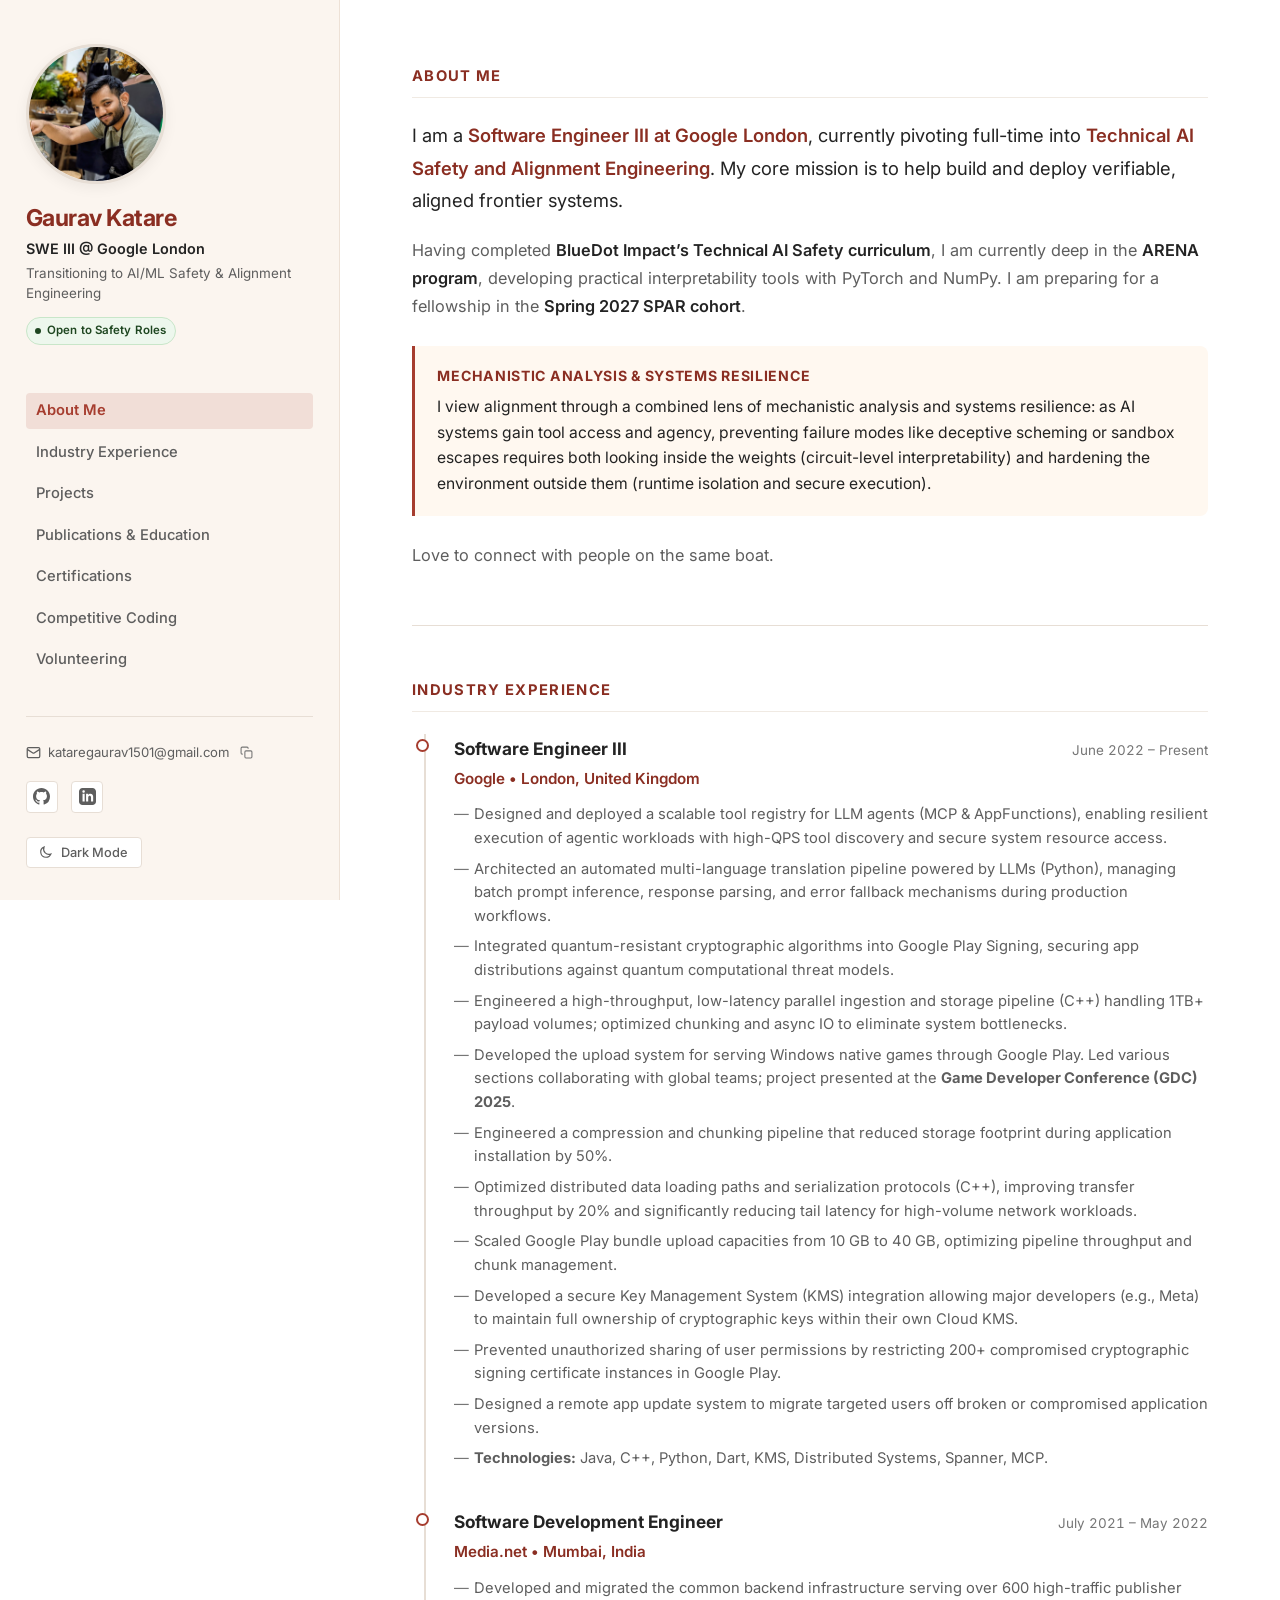
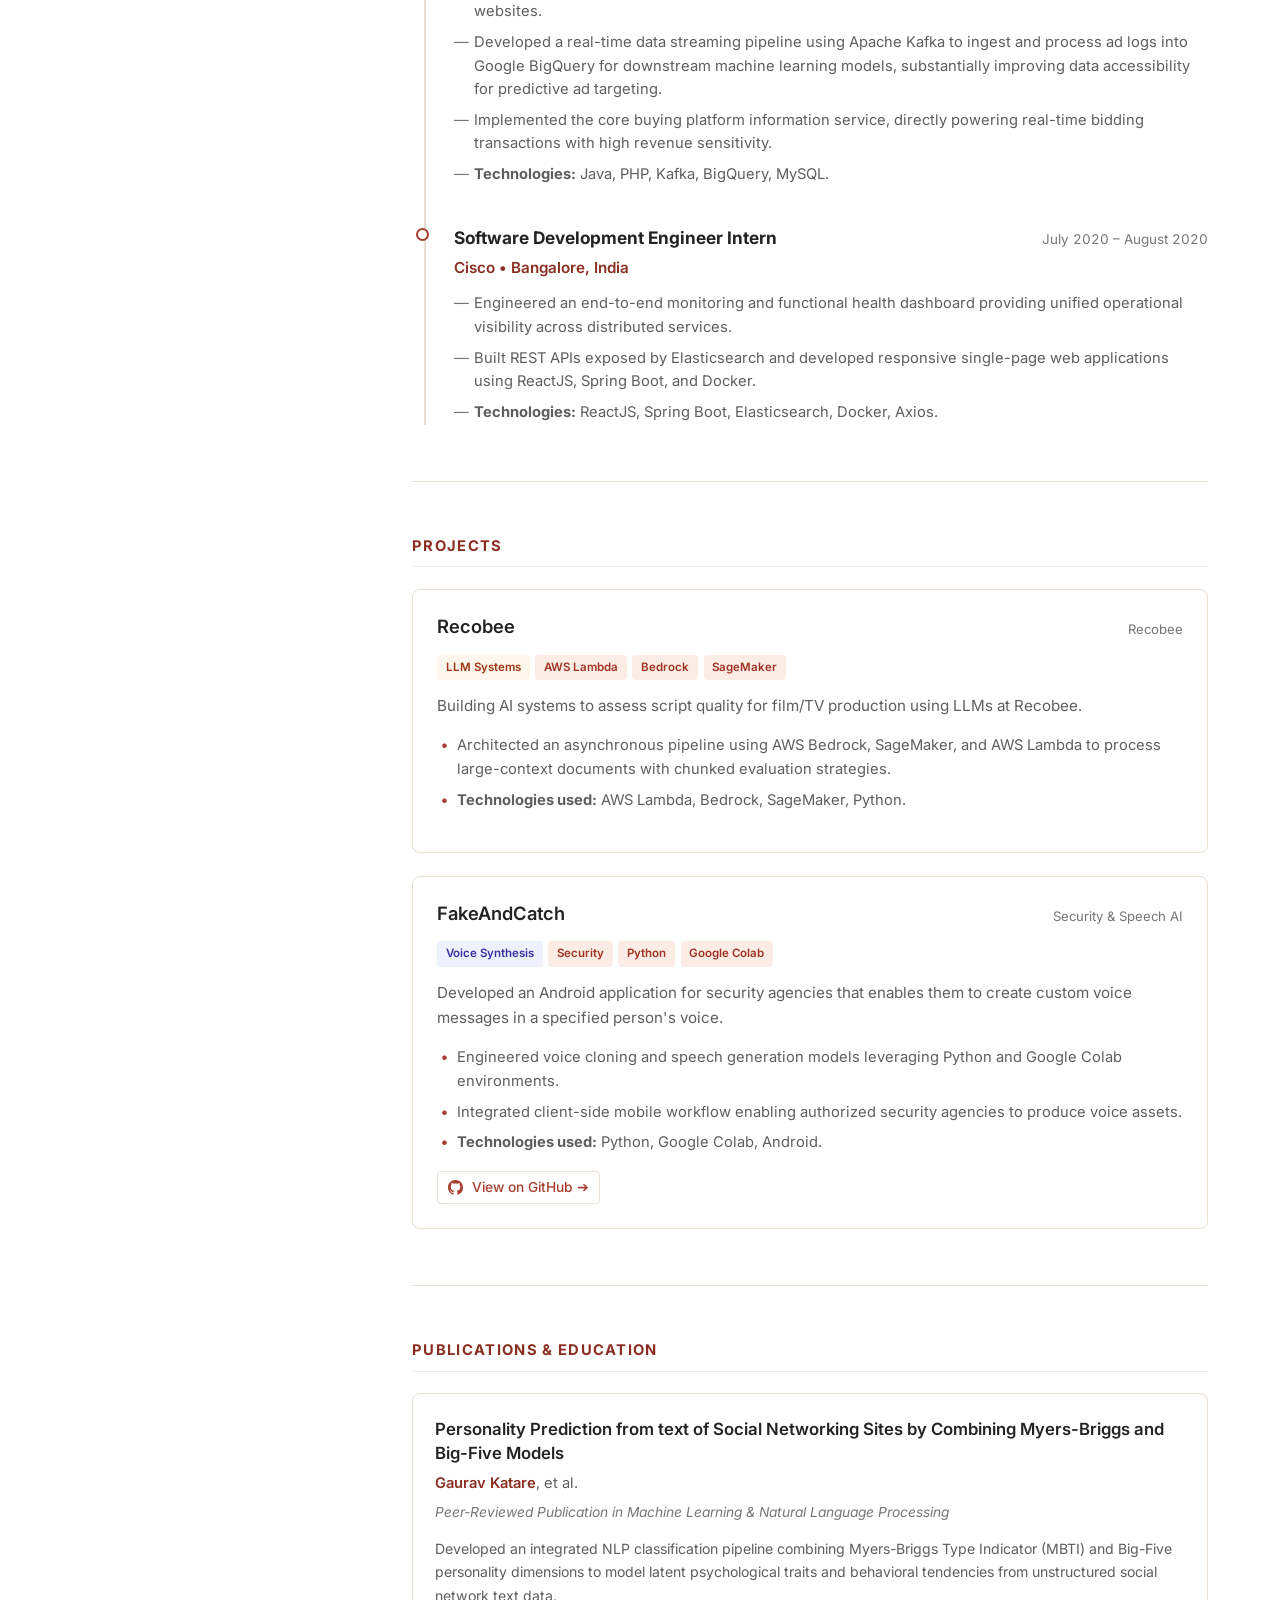
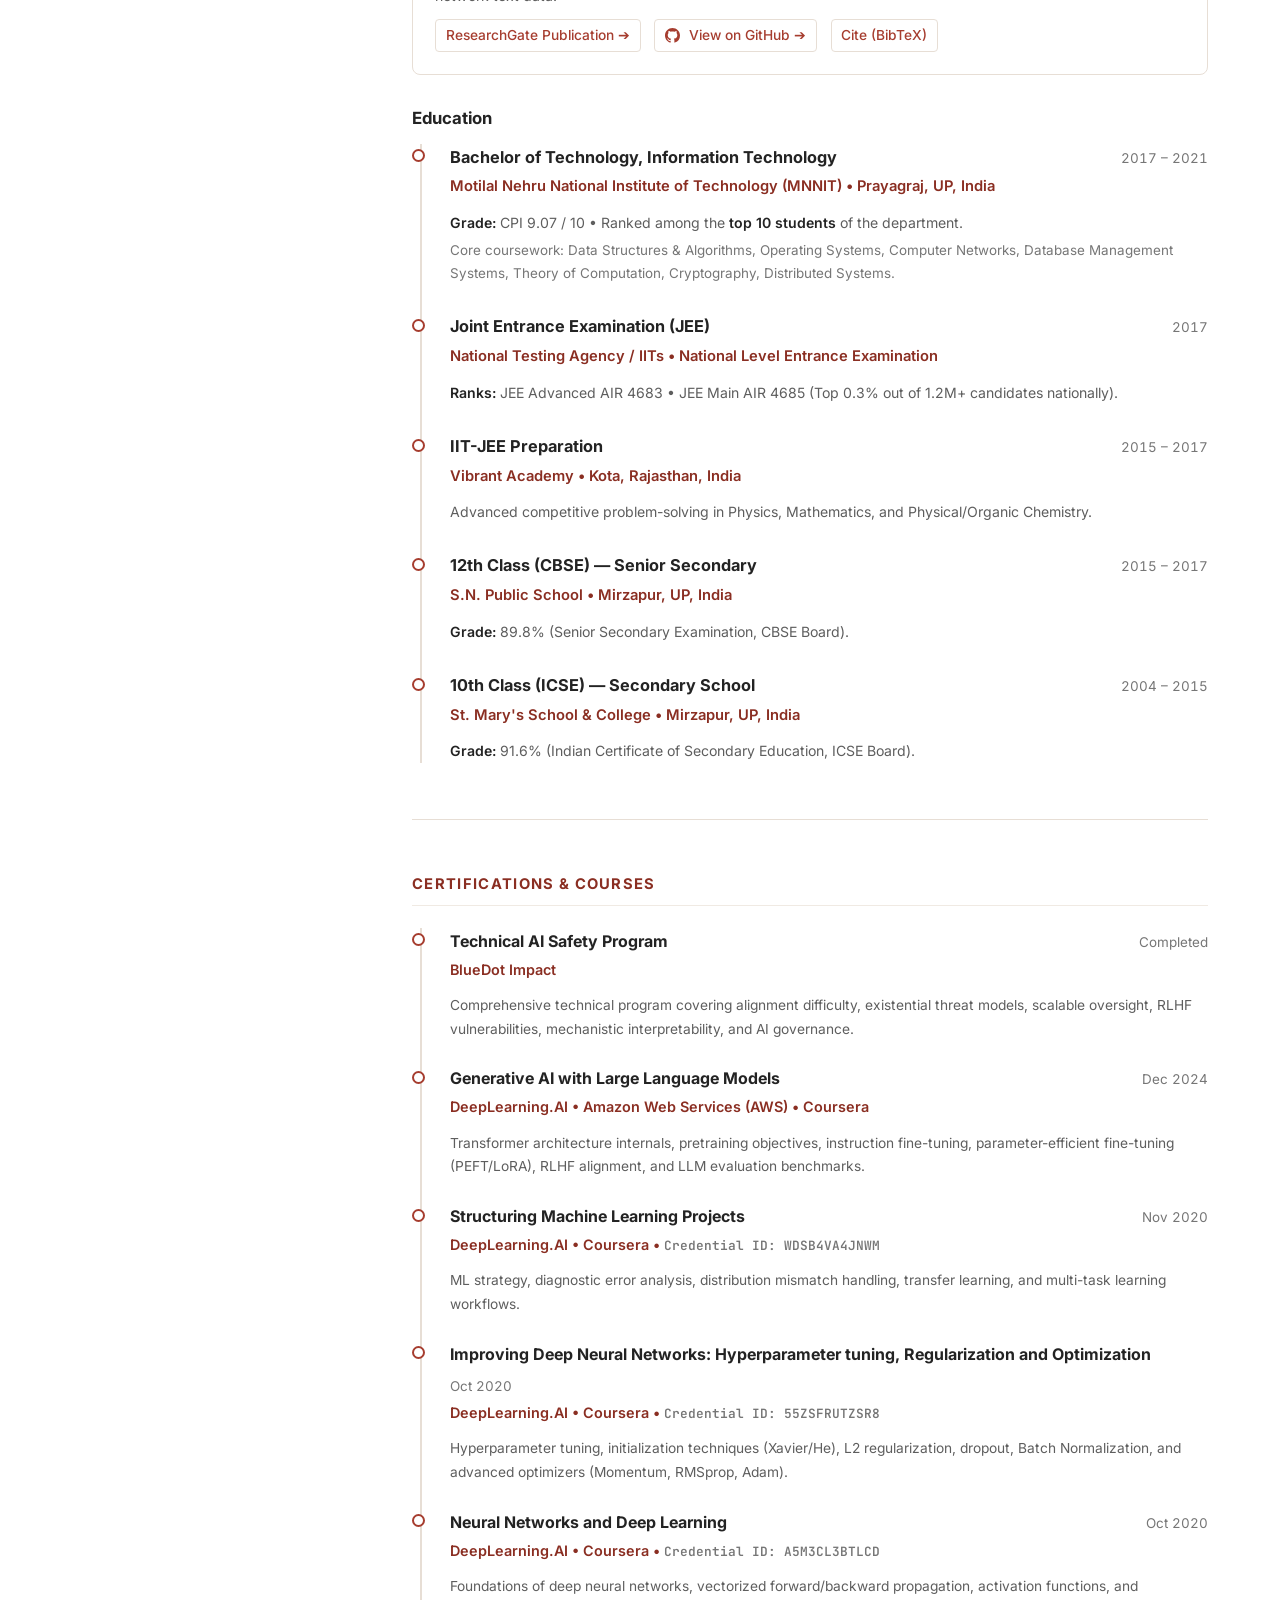
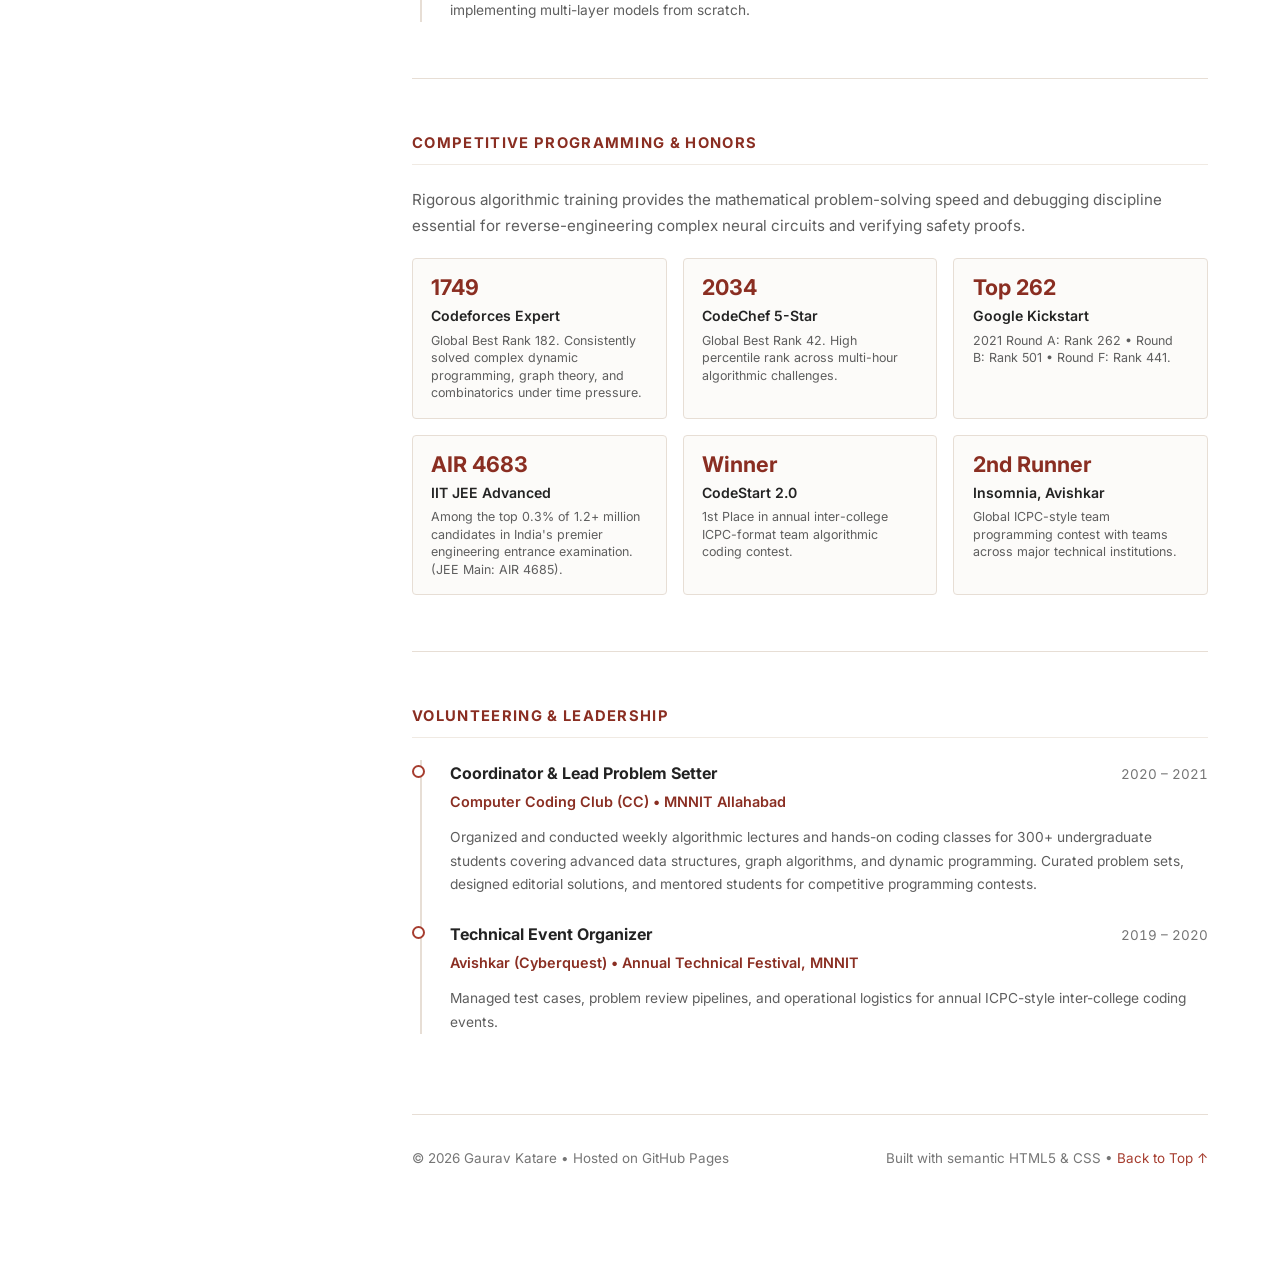
<file: index.html>
<!DOCTYPE html>
<html lang="en">
<head>
  <meta charset="UTF-8">
  <meta name="viewport" content="width=device-width, initial-scale=1.0">
  <title>Gaurav Katare | AI Safety & Alignment Engineer</title>
  <meta name="description" content="Gaurav Katare - Software Engineer III at Google London transitioning to Technical AI Safety & Alignment. Focused on mechanistic interpretability, agent tool sandboxing (MCP), and safety infrastructure.">
  <meta name="keywords" content="Gaurav Katare, AI Safety, Machine Learning Safety, Mechanistic Interpretability, ARENA, BlueDot Impact, Google, SWE III, Model Context Protocol, Alignment, Transformer Circuits">
  <meta name="author" content="Gaurav Katare">

  <!-- Open Graph / Meta -->
  <meta property="og:type" content="website">
  <meta property="og:url" content="https://gauravkatare.github.io/">
  <meta property="og:title" content="Gaurav Katare | AI Safety & Alignment Engineer">
  <meta property="og:description" content="Software Engineer III at Google London transitioning to Technical AI Safety. Bridging hardened systems engineering, cryptography, and transformer interpretability.">
  <meta property="og:image" content="assets/images/profile.jpg">

  <link rel="icon" type="image/svg+xml" href="assets/images/favicon.svg">
  
  <!-- Typography -->
  <link rel="preconnect" href="https://fonts.googleapis.com">
  <link rel="preconnect" href="https://fonts.gstatic.com" crossorigin>
  <link href="https://fonts.googleapis.com/css2?family=Inter:wght@400;500;600;700;800&family=JetBrains+Mono:wght@400;500;600&display=swap" rel="stylesheet">
  
  <!-- Stylesheets -->
  <link rel="stylesheet" href="assets/css/style.css">
</head>
<body>

  <div class="layout">
    <!-- ==========================================
         SIDEBAR (Fixed on Desktop, Stacked on Mobile)
         ========================================== -->
    <aside class="sidebar" id="sidebar">
      <div class="profile-section">
        <div class="headshot">
          <img src="assets/images/profile.jpg" 
               onerror="this.onerror=null; this.src='assets/images/avatar.svg';" 
               alt="Gaurav Katare Headshot">
        </div>

        <h1 class="profile-name">Gaurav Katare</h1>
        <div class="profile-title">SWE III @ Google London</div>
        <div class="profile-subtitle">Transitioning to AI/ML Safety &amp; Alignment Engineering</div>

        <div class="profile-badges">
          <span class="badge-pill status">Open to Safety Roles</span>
        </div>
      </div>

      <!-- Navigation Links -->
      <nav aria-label="Sidebar Navigation">
        <ul class="sidebar-nav">
          <li><a href="#about" class="active">About Me</a></li>
          <li><a href="#experience">Industry Experience</a></li>
          <li><a href="#projects">Projects</a></li>
          <li><a href="#publications">Publications &amp; Education</a></li>
          <li><a href="#certifications">Certifications</a></li>
          <li><a href="#honors">Competitive Coding</a></li>
          <li><a href="#volunteer">Volunteering</a></li>
        </ul>
      </nav>

      <!-- Sidebar Contacts & Socials -->
      <div class="sidebar-contacts">
        <div class="email-box">
          <svg width="15" height="15" viewBox="0 0 24 24" fill="none" stroke="currentColor" stroke-width="2"><rect x="2" y="4" width="20" height="16" rx="2"/><path d="m22 7-8.97 5.7a1.94 1.94 0 0 1-2.06 0L2 7"/></svg>
          <a href="mailto:kataregaurav1501@gmail.com">kataregaurav1501@gmail.com</a>
          <button class="copy-btn" id="copy-email-btn" title="Copy Email">
            <svg width="13" height="13" viewBox="0 0 24 24" fill="none" stroke="currentColor" stroke-width="2"><rect x="9" y="9" width="13" height="13" rx="2" ry="2"/><path d="M5 15H4a2 2 0 0 1-2-2V4a2 2 0 0 1 2-2h9a2 2 0 0 1 2 2v1"/></svg>
          </button>
        </div>

        <div class="social-links">
          <!-- GitHub -->
          <a href="https://github.com/GauravKatare" target="_blank" rel="noopener noreferrer" title="GitHub - @GauravKatare">
            <svg viewBox="0 0 24 24" fill="currentColor"><path d="M12 0C5.37 0 0 5.37 0 12c0 5.31 3.435 9.795 8.205 11.385.6.105.825-.255.825-.57 0-.285-.015-1.23-.015-2.235-3.015.555-3.795-.735-4.035-1.41-.135-.345-.72-1.41-1.23-1.695-.42-.225-1.02-.78-.015-.795.945-.015 1.62.87 1.845 1.23 1.08 1.815 2.805 1.305 3.495.99.105-.78.42-1.305.765-1.605-2.67-.3-5.46-1.335-5.46-5.925 0-1.305.465-2.385 1.23-3.225-.12-.3-.54-1.53.12-3.18 0 0 1.005-.315 3.3 1.23.96-.27 1.98-.405 3-.405s2.04.135 3 .405c2.295-1.56 3.3-1.23 3.3-1.23.66 1.65.24 2.88.12 3.18.765.84 1.23 1.905 1.23 3.225 0 4.605-2.805 5.625-5.475 5.925.435.375.81 1.095.81 2.22 0 1.605-.015 2.895-.015 3.3 0 .315.225.69.825.57A12.02 12.02 0 0 0 24 12c0-6.63-5.37-12-12-12z"/></svg>
          </a>
          <!-- LinkedIn -->
          <a href="https://www.linkedin.com/in/gaurav2000" target="_blank" rel="noopener noreferrer" title="LinkedIn - @gaurav2000">
            <svg viewBox="0 0 24 24" fill="currentColor"><path d="M19 0h-14c-2.761 0-5 2.239-5 5v14c0 2.761 2.239 5 5 5h14c2.762 0 5-2.239 5-5v-14c0-2.761-2.238-5-5-5zm-11 19h-3v-11h3v11zm-1.5-12.268c-.966 0-1.75-.79-1.75-1.764s.784-1.764 1.75-1.764 1.75.79 1.75 1.764-.783 1.764-1.75 1.764zm13.5 12.268h-3v-5.604c0-3.368-4-3.113-4 0v5.604h-3v-11h3v1.765c1.396-2.586 7-2.777 7 2.476v6.759z"/></svg>
          </a>
        </div>

        <!-- Theme Toggle -->
        <button class="theme-toggle" id="theme-toggle" aria-label="Toggle Theme">
          <svg class="theme-icon" viewBox="0 0 24 24" fill="none"><path d="M20.354 15.354A9 9 0 018.646 3.646 9.003 9.003 0 0012 21a9.003 9.003 0 008.354-5.646z" stroke="currentColor" stroke-width="2" stroke-linecap="round"/></svg>
          <span class="theme-label">Dark Mode</span>
        </button>
      </div>
    </aside>

    <!-- ==========================================
         MAIN CONTENT AREA
         ========================================== -->
    <main class="main">
      <div class="content-inner">

        <!-- ── SECTION: ABOUT ME ── -->
        <section id="about">
          <div class="section-header">
            <h2>About Me</h2>
          </div>

          <p class="lead-intro">
            I am a <strong>Software Engineer III at Google London</strong>, currently pivoting full-time into <strong>Technical AI Safety and Alignment Engineering</strong>. My core mission is to help build and deploy verifiable, aligned frontier systems.
          </p>

          <p class="body-text">
            Having completed <strong>BlueDot Impact’s Technical AI Safety curriculum</strong>, I am currently deep in the <strong>ARENA program</strong>, developing practical interpretability tools with PyTorch and NumPy. I am preparing for a fellowship in the <strong>Spring 2027 SPAR cohort</strong>.
          </p>

          <div class="mission-callout">
            <h4>Mechanistic Analysis &amp; Systems Resilience</h4>
            I view alignment through a combined lens of mechanistic analysis and systems resilience: as AI systems gain tool access and agency, preventing failure modes like deceptive scheming or sandbox escapes requires both looking inside the weights (circuit-level interpretability) and hardening the environment outside them (runtime isolation and secure execution).
          </div>

          <p class="body-text">
            Love to connect with people on the same boat.
          </p>
        </section>

        <hr>

        <!-- ── SECTION: INDUSTRY EXPERIENCE ── -->
        <section id="experience">
          <div class="section-header">
            <h2>Industry Experience</h2>
          </div>

          <div class="timeline">
            <!-- Google -->
            <div class="timeline-item">
              <div class="timeline-marker"></div>
              <div class="timeline-role-row">
                <span class="timeline-role">Software Engineer III</span>
                <span class="timeline-date">June 2022 – Present</span>
              </div>
              <div class="timeline-company">Google &bull; London, United Kingdom</div>
              <ul class="timeline-bullets">
                <li>Designed and deployed a scalable tool registry for LLM agents (MCP &amp; AppFunctions), enabling resilient execution of agentic workloads with high-QPS tool discovery and secure system resource access.</li>
                <li>Architected an automated multi-language translation pipeline powered by LLMs (Python), managing batch prompt inference, response parsing, and error fallback mechanisms during production workflows.</li>
                <li>Integrated quantum-resistant cryptographic algorithms into Google Play Signing, securing app distributions against quantum computational threat models.</li>
                <li>Engineered a high-throughput, low-latency parallel ingestion and storage pipeline (C++) handling 1TB+ payload volumes; optimized chunking and async IO to eliminate system bottlenecks.</li>
                <li>Developed the upload system for serving Windows native games through Google Play. Led various sections collaborating with global teams; project presented at the <strong>Game Developer Conference (GDC) 2025</strong>.</li>
                <li>Engineered a compression and chunking pipeline that reduced storage footprint during application installation by 50%.</li>
                <li>Optimized distributed data loading paths and serialization protocols (C++), improving transfer throughput by 20% and significantly reducing tail latency for high-volume network workloads.</li>
                <li>Scaled Google Play bundle upload capacities from 10 GB to 40 GB, optimizing pipeline throughput and chunk management.</li>
                <li>Developed a secure Key Management System (KMS) integration allowing major developers (e.g., Meta) to maintain full ownership of cryptographic keys within their own Cloud KMS.</li>
                <li>Prevented unauthorized sharing of user permissions by restricting 200+ compromised cryptographic signing certificate instances in Google Play.</li>
                <li>Designed a remote app update system to migrate targeted users off broken or compromised application versions.</li>
                <li><strong>Technologies:</strong> Java, C++, Python, Dart, KMS, Distributed Systems, Spanner, MCP.</li>
              </ul>
            </div>

            <!-- Media.net -->
            <div class="timeline-item">
              <div class="timeline-marker"></div>
              <div class="timeline-role-row">
                <span class="timeline-role">Software Development Engineer</span>
                <span class="timeline-date">July 2021 – May 2022</span>
              </div>
              <div class="timeline-company">Media.net &bull; Mumbai, India</div>
              <ul class="timeline-bullets">
                <li>Developed and migrated the common backend infrastructure serving over 600 high-traffic publisher websites.</li>
                <li>Developed a real-time data streaming pipeline using Apache Kafka to ingest and process ad logs into Google BigQuery for downstream machine learning models, substantially improving data accessibility for predictive ad targeting.</li>
                <li>Implemented the core buying platform information service, directly powering real-time bidding transactions with high revenue sensitivity.</li>
                <li><strong>Technologies:</strong> Java, PHP, Kafka, BigQuery, MySQL.</li>
              </ul>
            </div>

            <!-- Cisco -->
            <div class="timeline-item">
              <div class="timeline-marker"></div>
              <div class="timeline-role-row">
                <span class="timeline-role">Software Development Engineer Intern</span>
                <span class="timeline-date">July 2020 – August 2020</span>
              </div>
              <div class="timeline-company">Cisco &bull; Bangalore, India</div>
              <ul class="timeline-bullets">
                <li>Engineered an end-to-end monitoring and functional health dashboard providing unified operational visibility across distributed services.</li>
                <li>Built REST APIs exposed by Elasticsearch and developed responsive single-page web applications using ReactJS, Spring Boot, and Docker.</li>
                <li><strong>Technologies:</strong> ReactJS, Spring Boot, Elasticsearch, Docker, Axios.</li>
              </ul>
            </div>
          </div>
        </section>

        <hr>

        <!-- ── SECTION: PROJECTS ── -->
        <section id="projects">
          <div class="section-header">
            <h2>Projects</h2>
          </div>

          <!-- Recobee AI Script Evaluation -->
          <article class="project-card">
            <div class="project-meta">
              <h3 class="project-title">Recobee</h3>
              <span class="project-date">Recobee</span>
            </div>
            <div class="project-badges">
              <span class="tag evals">LLM Systems</span>
              <span class="tag">AWS Lambda</span>
              <span class="tag">Bedrock</span>
              <span class="tag">SageMaker</span>
            </div>
            <p class="project-desc">
              Building AI systems to assess script quality for film/TV production using LLMs at Recobee.
            </p>
            <ul class="project-bullets">
              <li>Architected an asynchronous pipeline using AWS Bedrock, SageMaker, and AWS Lambda to process large-context documents with chunked evaluation strategies.</li>
              <li><strong>Technologies used:</strong> AWS Lambda, Bedrock, SageMaker, Python.</li>
            </ul>
          </article>

          <!-- FakeAndCatch Project -->
          <article class="project-card">
            <div class="project-meta">
              <h3 class="project-title">FakeAndCatch</h3>
              <span class="project-date">Security &amp; Speech AI</span>
            </div>
            <div class="project-badges">
              <span class="tag systems">Voice Synthesis</span>
              <span class="tag">Security</span>
              <span class="tag">Python</span>
              <span class="tag">Google Colab</span>
            </div>
            <p class="project-desc">
              Developed an Android application for security agencies that enables them to create custom voice messages in a specified person's voice.
            </p>
            <ul class="project-bullets">
              <li>Engineered voice cloning and speech generation models leveraging Python and Google Colab environments.</li>
              <li>Integrated client-side mobile workflow enabling authorized security agencies to produce voice assets.</li>
              <li><strong>Technologies used:</strong> Python, Google Colab, Android.</li>
            </ul>
            <div class="project-links">
              <a href="https://github.com/GauravKatare/FakeAndCatch" target="_blank" rel="noopener noreferrer" class="project-link-btn">
                <svg width="15" height="15" viewBox="0 0 24 24" fill="currentColor" style="vertical-align:middle; margin-right:4px;"><path d="M12 0C5.37 0 0 5.37 0 12c0 5.31 3.435 9.795 8.205 11.385.6.105.825-.255.825-.57 0-.285-.015-1.23-.015-2.235-3.015.555-3.795-.735-4.035-1.41-.135-.345-.72-1.41-1.23-1.695-.42-.225-1.02-.78-.015-.795.945-.015 1.62.87 1.845 1.23 1.08 1.815 2.805 1.305 3.495.99.105-.78.42-1.305.765-1.605-2.67-.3-5.46-1.335-5.46-5.925 0-1.305.465-2.385 1.23-3.225-.12-.3-.54-1.53.12-3.18 0 0 1.005-.315 3.3 1.23.96-.27 1.98-.405 3-.405s2.04.135 3 .405c2.295-1.56 3.3-1.23 3.3-1.23.66 1.65.24 2.88.12 3.18.765.84 1.23 1.905 1.23 3.225 0 4.605-2.805 5.625-5.475 5.925.435.375.81 1.095.81 2.22 0 1.605-.015 2.895-.015 3.3 0 .315.225.69.825.57A12.02 12.02 0 0 0 24 12c0-6.63-5.37-12-12-12z"/></svg>
                View on GitHub ➔
              </a>
            </div>
          </article>
        </section>

        <hr>

        <!-- ── SECTION: PUBLICATIONS & ACADEMICS ── -->
        <section id="publications">
          <div class="section-header">
            <h2>Publications &amp; Education</h2>
          </div>

          <!-- Publication Card -->
          <article class="pub-item">
            <h3 class="pub-title">Personality Prediction from text of Social Networking Sites by Combining Myers-Briggs and Big-Five Models</h3>
            <div class="pub-authors">
              <strong>Gaurav Katare</strong>, et al.
            </div>
            <div class="pub-venue">
              Peer-Reviewed Publication in Machine Learning &amp; Natural Language Processing
            </div>
            <p class="project-desc" style="font-size:0.88rem; margin-bottom:0.75rem;">
              Developed an integrated NLP classification pipeline combining Myers-Briggs Type Indicator (MBTI) and Big-Five personality dimensions to model latent psychological traits and behavioral tendencies from unstructured social network text data.
            </p>
            <div class="project-links">
              <a href="https://www.researchgate.net/publication/365027312_Personality_Prediction_from_Text_of_Social_Networking_Sites_by_Combining_Myers-Briggs_and_Big_Five_Models" target="_blank" rel="noopener noreferrer" class="project-link-btn">
                ResearchGate Publication ➔
              </a>
              <a href="https://github.com/GauravKatare/PersonalityPrediction" target="_blank" rel="noopener noreferrer" class="project-link-btn">
                <svg width="15" height="15" viewBox="0 0 24 24" fill="currentColor" style="vertical-align:middle; margin-right:4px;"><path d="M12 0C5.37 0 0 5.37 0 12c0 5.31 3.435 9.795 8.205 11.385.6.105.825-.255.825-.57 0-.285-.015-1.23-.015-2.235-3.015.555-3.795-.735-4.035-1.41-.135-.345-.72-1.41-1.23-1.695-.42-.225-1.02-.78-.015-.795.945-.015 1.62.87 1.845 1.23 1.08 1.815 2.805 1.305 3.495.99.105-.78.42-1.305.765-1.605-2.67-.3-5.46-1.335-5.46-5.925 0-1.305.465-2.385 1.23-3.225-.12-.3-.54-1.53.12-3.18 0 0 1.005-.315 3.3 1.23.96-.27 1.98-.405 3-.405s2.04.135 3 .405c2.295-1.56 3.3-1.23 3.3-1.23.66 1.65.24 2.88.12 3.18.765.84 1.23 1.905 1.23 3.225 0 4.605-2.805 5.625-5.475 5.925.435.375.81 1.095.81 2.22 0 1.605-.015 2.895-.015 3.3 0 .315.225.69.825.57A12.02 12.02 0 0 0 24 12c0-6.63-5.37-12-12-12z"/></svg>
                View on GitHub ➔
              </a>
              <a href="#" class="project-link-btn" data-open-bibtex>Cite (BibTeX)</a>
            </div>
          </article>

          <!-- Education Card -->
          <div style="margin-top:2rem;">
            <h3 style="font-size:1.05rem; font-weight:700; color:var(--text); margin-bottom:0.8rem;">Education</h3>

            <div class="timeline" style="margin-left:0.5rem;">
              <!-- 1. MNNIT -->
              <div class="timeline-item" style="margin-bottom:1.75rem;">
                <div class="timeline-marker"></div>
                <div class="timeline-role-row">
                  <span class="timeline-role" style="font-size:1.02rem;">Bachelor of Technology, Information Technology</span>
                  <span class="timeline-date">2017 – 2021</span>
                </div>
                <div class="timeline-company" style="font-size:0.92rem;">
                  Motilal Nehru National Institute of Technology (MNNIT) &bull; Prayagraj, UP, India
                </div>
                <p class="body-text" style="font-size:0.88rem; margin-bottom:0.25rem;">
                  <strong>Grade:</strong> CPI 9.07 / 10 &bull; Ranked among the <strong>top 10 students</strong> of the department.
                </p>
                <p class="body-text" style="font-size:0.84rem; color:var(--text-light); margin-bottom:0;">
                  Core coursework: Data Structures &amp; Algorithms, Operating Systems, Computer Networks, Database Management Systems, Theory of Computation, Cryptography, Distributed Systems.
                </p>
              </div>

              <!-- 2. Joint Entrance Examination (JEE) -->
              <div class="timeline-item" style="margin-bottom:1.75rem;">
                <div class="timeline-marker"></div>
                <div class="timeline-role-row">
                  <span class="timeline-role" style="font-size:1.02rem;">Joint Entrance Examination (JEE)</span>
                  <span class="timeline-date">2017</span>
                </div>
                <div class="timeline-company" style="font-size:0.92rem;">
                  National Testing Agency / IITs &bull; National Level Entrance Examination
                </div>
                <p class="body-text" style="font-size:0.88rem; margin-bottom:0;">
                  <strong>Ranks:</strong> JEE Advanced AIR 4683 &bull; JEE Main AIR 4685 (Top 0.3% out of 1.2M+ candidates nationally).
                </p>
              </div>

              <!-- 3. Vibrant Academy -->
              <div class="timeline-item" style="margin-bottom:1.75rem;">
                <div class="timeline-marker"></div>
                <div class="timeline-role-row">
                  <span class="timeline-role" style="font-size:1.02rem;">IIT-JEE Preparation</span>
                  <span class="timeline-date">2015 – 2017</span>
                </div>
                <div class="timeline-company" style="font-size:0.92rem;">
                  Vibrant Academy &bull; Kota, Rajasthan, India
                </div>
                <p class="body-text" style="font-size:0.88rem; margin-bottom:0;">
                  Advanced competitive problem-solving in Physics, Mathematics, and Physical/Organic Chemistry.
                </p>
              </div>

              <!-- 4. S.N. Public School -->
              <div class="timeline-item" style="margin-bottom:1.75rem;">
                <div class="timeline-marker"></div>
                <div class="timeline-role-row">
                  <span class="timeline-role" style="font-size:1.02rem;">12th Class (CBSE) — Senior Secondary</span>
                  <span class="timeline-date">2015 – 2017</span>
                </div>
                <div class="timeline-company" style="font-size:0.92rem;">
                  S.N. Public School &bull; Mirzapur, UP, India
                </div>
                <p class="body-text" style="font-size:0.88rem; margin-bottom:0;">
                  <strong>Grade:</strong> 89.8% (Senior Secondary Examination, CBSE Board).
                </p>
              </div>

              <!-- 5. St. Mary's School & College -->
              <div class="timeline-item">
                <div class="timeline-marker"></div>
                <div class="timeline-role-row">
                  <span class="timeline-role" style="font-size:1.02rem;">10th Class (ICSE) — Secondary School</span>
                  <span class="timeline-date">2004 – 2015</span>
                </div>
                <div class="timeline-company" style="font-size:0.92rem;">
                  St. Mary's School &amp; College &bull; Mirzapur, UP, India
                </div>
                <p class="body-text" style="font-size:0.88rem; margin-bottom:0;">
                  <strong>Grade:</strong> 91.6% (Indian Certificate of Secondary Education, ICSE Board).
                </p>
              </div>
            </div>
          </div>
        </section>

        <hr>

        <!-- ── SECTION: CERTIFICATIONS ── -->
        <section id="certifications">
          <div class="section-header">
            <h2>Certifications &amp; Courses</h2>
          </div>

          <div class="timeline" style="margin-left:0.5rem;">
            <!-- BlueDot Impact AI Safety -->
            <div class="timeline-item" style="margin-bottom:1.5rem;">
              <div class="timeline-marker"></div>
              <div class="timeline-role-row">
                <span class="timeline-role" style="font-size:1rem;">Technical AI Safety Program</span>
                <span class="timeline-date">Completed</span>
              </div>
              <div class="timeline-company" style="font-size:0.9rem;">
                BlueDot Impact
              </div>
              <p class="body-text" style="font-size:0.86rem; margin-bottom:0;">
                Comprehensive technical program covering alignment difficulty, existential threat models, scalable oversight, RLHF vulnerabilities, mechanistic interpretability, and AI governance.
              </p>
            </div>

            <!-- Generative AI with Large Language Models -->
            <div class="timeline-item" style="margin-bottom:1.5rem;">
              <div class="timeline-marker"></div>
              <div class="timeline-role-row">
                <span class="timeline-role" style="font-size:1rem;">Generative AI with Large Language Models</span>
                <span class="timeline-date">Dec 2024</span>
              </div>
              <div class="timeline-company" style="font-size:0.9rem;">
                DeepLearning.AI &bull; Amazon Web Services (AWS) &bull; Coursera
              </div>
              <p class="body-text" style="font-size:0.86rem; margin-bottom:0;">
                Transformer architecture internals, pretraining objectives, instruction fine-tuning, parameter-efficient fine-tuning (PEFT/LoRA), RLHF alignment, and LLM evaluation benchmarks.
              </p>
            </div>

            <!-- Structuring Machine Learning Projects -->
            <div class="timeline-item" style="margin-bottom:1.5rem;">
              <div class="timeline-marker"></div>
              <div class="timeline-role-row">
                <span class="timeline-role" style="font-size:1rem;">Structuring Machine Learning Projects</span>
                <span class="timeline-date">Nov 2020</span>
              </div>
              <div class="timeline-company" style="font-size:0.9rem;">
                DeepLearning.AI &bull; Coursera &bull; <span style="font-family:var(--font-mono); font-size:0.8rem; color:var(--text-light);">Credential ID: WDSB4VA4JNWM</span>
              </div>
              <p class="body-text" style="font-size:0.86rem; margin-bottom:0;">
                ML strategy, diagnostic error analysis, distribution mismatch handling, transfer learning, and multi-task learning workflows.
              </p>
            </div>

            <!-- Improving Deep Neural Networks -->
            <div class="timeline-item" style="margin-bottom:1.5rem;">
              <div class="timeline-marker"></div>
              <div class="timeline-role-row">
                <span class="timeline-role" style="font-size:1rem;">Improving Deep Neural Networks: Hyperparameter tuning, Regularization and Optimization</span>
                <span class="timeline-date">Oct 2020</span>
              </div>
              <div class="timeline-company" style="font-size:0.9rem;">
                DeepLearning.AI &bull; Coursera &bull; <span style="font-family:var(--font-mono); font-size:0.8rem; color:var(--text-light);">Credential ID: 55ZSFRUTZSR8</span>
              </div>
              <p class="body-text" style="font-size:0.86rem; margin-bottom:0;">
                Hyperparameter tuning, initialization techniques (Xavier/He), L2 regularization, dropout, Batch Normalization, and advanced optimizers (Momentum, RMSprop, Adam).
              </p>
            </div>

            <!-- Neural Networks and Deep Learning -->
            <div class="timeline-item">
              <div class="timeline-marker"></div>
              <div class="timeline-role-row">
                <span class="timeline-role" style="font-size:1rem;">Neural Networks and Deep Learning</span>
                <span class="timeline-date">Oct 2020</span>
              </div>
              <div class="timeline-company" style="font-size:0.9rem;">
                DeepLearning.AI &bull; Coursera &bull; <span style="font-family:var(--font-mono); font-size:0.8rem; color:var(--text-light);">Credential ID: A5M3CL3BTLCD</span>
              </div>
              <p class="body-text" style="font-size:0.86rem; margin-bottom:0;">
                Foundations of deep neural networks, vectorized forward/backward propagation, activation functions, and implementing multi-layer models from scratch.
              </p>
            </div>
          </div>
        </section>

        <hr>

        <!-- ── SECTION: COMPETITIVE RIGOR & HONORS ── -->
        <section id="honors">
          <div class="section-header">
            <h2>Competitive Programming &amp; Honors</h2>
          </div>

          <p class="body-text" style="font-size:0.95rem;">
            Rigorous algorithmic training provides the mathematical problem-solving speed and debugging discipline essential for reverse-engineering complex neural circuits and verifying safety proofs.
          </p>

          <div class="honors-grid">
            <div class="honor-card">
              <div class="honor-stat">1749</div>
              <div class="honor-title">Codeforces Expert</div>
              <div class="honor-desc">Global Best Rank 182. Consistently solved complex dynamic programming, graph theory, and combinatorics under time pressure.</div>
            </div>

            <div class="honor-card">
              <div class="honor-stat">2034</div>
              <div class="honor-title">CodeChef 5-Star</div>
              <div class="honor-desc">Global Best Rank 42. High percentile rank across multi-hour algorithmic challenges.</div>
            </div>

            <div class="honor-card">
              <div class="honor-stat">Top 262</div>
              <div class="honor-title">Google Kickstart</div>
              <div class="honor-desc">2021 Round A: Rank 262 &bull; Round B: Rank 501 &bull; Round F: Rank 441.</div>
            </div>

            <div class="honor-card">
              <div class="honor-stat">AIR 4683</div>
              <div class="honor-title">IIT JEE Advanced</div>
              <div class="honor-desc">Among the top 0.3% of 1.2+ million candidates in India's premier engineering entrance examination. (JEE Main: AIR 4685).</div>
            </div>

            <div class="honor-card">
              <div class="honor-stat">Winner</div>
              <div class="honor-title">CodeStart 2.0</div>
              <div class="honor-desc">1st Place in annual inter-college ICPC-format team algorithmic coding contest.</div>
            </div>

            <div class="honor-card">
              <div class="honor-stat">2nd Runner</div>
              <div class="honor-title">Insomnia, Avishkar</div>
              <div class="honor-desc">Global ICPC-style team programming contest with teams across major technical institutions.</div>
            </div>
          </div>
        </section>

        <hr>

        <!-- ── SECTION: VOLUNTEERING ── -->
        <section id="volunteer">
          <div class="section-header">
            <h2>Volunteering &amp; Leadership</h2>
          </div>

          <div class="timeline" style="margin-left:0.5rem;">
            <!-- Computer Coding Club Coordinator -->
            <div class="timeline-item" style="margin-bottom:1.5rem;">
              <div class="timeline-marker"></div>
              <div class="timeline-role-row">
                <span class="timeline-role" style="font-size:1rem;">Coordinator &amp; Lead Problem Setter</span>
                <span class="timeline-date">2020 – 2021</span>
              </div>
              <div class="timeline-company" style="font-size:0.9rem;">
                Computer Coding Club (CC) &bull; MNNIT Allahabad
              </div>
              <p class="body-text" style="font-size:0.86rem; margin-bottom:0;">
                Organized and conducted weekly algorithmic lectures and hands-on coding classes for 300+ undergraduate students covering advanced data structures, graph algorithms, and dynamic programming. Curated problem sets, designed editorial solutions, and mentored students for competitive programming contests.
              </p>
            </div>

            <!-- Avishkar Technical Event Organizer -->
            <div class="timeline-item">
              <div class="timeline-marker"></div>
              <div class="timeline-role-row">
                <span class="timeline-role" style="font-size:1rem;">Technical Event Organizer</span>
                <span class="timeline-date">2019 – 2020</span>
              </div>
              <div class="timeline-company" style="font-size:0.9rem;">
                Avishkar (Cyberquest) &bull; Annual Technical Festival, MNNIT
              </div>
              <p class="body-text" style="font-size:0.86rem; margin-bottom:0;">
                Managed test cases, problem review pipelines, and operational logistics for annual ICPC-style inter-college coding events.
              </p>
            </div>
          </div>
        </section>

        <!-- ── FOOTER ── -->
        <footer>
          <div>
            &copy; 2026 Gaurav Katare &bull; Hosted on GitHub Pages
          </div>
          <div>
            Built with semantic HTML5 &amp; CSS &bull; <a href="#about">Back to Top ↑</a>
          </div>
        </footer>

      </div>
    </main>
  </div>

  <!-- ==========================================
       BIBTEX CITATION MODAL
       ========================================== -->
  <div class="modal-overlay" id="bibtex-modal">
    <div class="modal-content">
      <button class="modal-close" aria-label="Close modal">&times;</button>
      <h3 style="font-size:1.1rem; font-weight:700; margin-bottom:0.5rem; color:var(--text);">Cite Publication</h3>
      <p style="font-size:0.85rem; color:var(--text-muted); margin-bottom:1rem;">Copy the BibTeX entry below to cite this paper in your academic research:</p>
      
      <pre class="bibtex-code">@article{katare_personality_prediction,
  author    = {Gaurav Katare and collaborators},
  title     = {Personality Prediction from text of Social Networking Sites by Combining Myers-Briggs and Big-Five Models},
  year      = {2021},
  journal   = {Peer-Reviewed Proceedings in Natural Language Processing},
  url       = {https://www.researchgate.net/publication/365027312_Personality_Prediction_from_Text_of_Social_Networking_Sites_by_Combining_Myers-Briggs_and_Big_Five_Models}
}</pre>
      
      <div style="display:flex; justify-content:flex-end; gap:0.6rem;">
        <button class="project-link-btn" id="copy-bibtex-btn">Copy to Clipboard</button>
      </div>
    </div>
  </div>

  <!-- Scripts -->
  <script src="assets/js/main.js"></script>
</body>
</html>
</file>
<file: assets/css/style.css>
/* ==========================================================================
   GAURAV KATARE - PERSONAL WEBSITE STYLESHEET
   Clean Academic + Modern AI Safety Engineering Portfolio
   Inspired by sukratii.github.io with rich interactive safety extensions
   ========================================================================== */

:root {
  --font-sans: 'Inter', -apple-system, BlinkMacSystemFont, "Segoe UI", Roboto, Helvetica, Arial, sans-serif;
  --font-mono: "JetBrains Mono", "Fira Code", Menlo, Monaco, Consolas, monospace;
  
  /* Color Palette - Warm Academic Rust / Terracotta (Light Theme) */
  --bg: #ffffff;
  --bg-subtle: #fcfbf9;
  --text: #232323;
  --text-muted: #5e5e5e;
  --text-light: #767676;
  --link: #a63d2f;
  --link-hover: #c44738;
  --heading: #8a2e22;
  --border: #e7ded5;
  --border-light: #f0eae3;
  --tag-bg: #fbede6;
  --tag-text: #9e3223;
  --tag-border: #f3d4c7;
  --sidebar-bg: #fbf5ef;
  --sidebar-border: #ede1d6;
  --card-bg: #ffffff;
  --card-border: #e8ded4;
  --card-hover-border: #d4b5a3;
  --code-bg: #f5ede6;
  --code-text: #83271c;
  --highlight-bg: #fff8f0;
  --success-bg: #edf7ed;
  --success-text: #1e4620;
  --success-border: #c8e6c9;
  
  /* Layout Dimensions */
  --sidebar-w: 340px;
  --content-max-w: 860px;
  --radius-sm: 4px;
  --radius-md: 8px;
  --radius-lg: 12px;
  --radius-full: 9999px;
  --transition: all 0.2s cubic-bezier(0.16, 1, 0.3, 1);
}

[data-theme="dark"] {
  --bg: #141312;
  --bg-subtle: #1b1917;
  --text: #e9e2db;
  --text-muted: #aba094;
  --text-light: #8a7f74;
  --link: #e27d62;
  --link-hover: #f39b83;
  --heading: #ed846a;
  --border: #2d2926;
  --border-light: #24201d;
  --tag-bg: #2e1c15;
  --tag-text: #f0957d;
  --tag-border: #4d2f24;
  --sidebar-bg: #1b1816;
  --sidebar-border: #292420;
  --card-bg: #1c1a18;
  --card-border: #332d28;
  --card-hover-border: #52443a;
  --code-bg: #27221e;
  --code-text: #f4a28d;
  --highlight-bg: #241c17;
  --success-bg: #132817;
  --success-text: #81c784;
  --success-border: #1b4d24;
}

/* Reset & Base */
*, *::before, *::after {
  box-sizing: border-box;
  margin: 0;
  padding: 0;
}

html {
  scroll-behavior: smooth;
  font-size: 16px;
  text-size-adjust: 100%;
}

body {
  font-family: var(--font-sans);
  background-color: var(--bg);
  color: var(--text);
  line-height: 1.68;
  -webkit-font-smoothing: antialiased;
  -moz-osx-font-smoothing: grayscale;
  transition: background-color 0.3s ease, color 0.3s ease;
  min-height: 100vh;
}

a {
  color: var(--link);
  text-decoration: none;
  transition: var(--transition);
}

a:hover {
  color: var(--link-hover);
  text-decoration: underline;
  text-underline-offset: 3px;
}

/* ── Two-Column Layout ── */
.layout {
  display: flex;
  min-height: 100vh;
}

/* ── Fixed Sidebar ── */
.sidebar {
  width: var(--sidebar-w);
  flex-shrink: 0;
  position: fixed;
  top: 0;
  left: 0;
  height: 100vh;
  padding: 2.75rem 1.6rem 2rem;
  display: flex;
  flex-direction: column;
  overflow-y: auto;
  background: var(--sidebar-bg);
  border-right: 1px solid var(--sidebar-border);
  transition: background-color 0.3s ease, border-color 0.3s ease;
  z-index: 100;
}

.profile-section {
  display: flex;
  flex-direction: column;
  align-items: flex-start;
  margin-bottom: 2rem;
}

.headshot {
  width: 140px;
  height: 140px;
  border-radius: var(--radius-full);
  overflow: hidden;
  margin-bottom: 1.25rem;
  border: 3px solid var(--border);
  box-shadow: 0 4px 14px rgba(0, 0, 0, 0.06);
  background: var(--card-bg);
  transition: transform 0.25s ease, border-color 0.25s ease;
}

.headshot:hover {
  transform: scale(1.03);
  border-color: var(--link);
}

.headshot img {
  width: 100%;
  height: 100%;
  object-fit: cover;
  display: block;
}

.profile-name {
  font-size: 1.45rem;
  font-weight: 700;
  color: var(--heading);
  letter-spacing: -0.02em;
  line-height: 1.25;
  margin-bottom: 0.35rem;
}

.profile-title {
  font-size: 0.9rem;
  font-weight: 600;
  color: var(--text);
  line-height: 1.4;
  margin-bottom: 0.35rem;
}

.profile-subtitle {
  font-size: 0.84rem;
  color: var(--text-muted);
  line-height: 1.45;
  margin-bottom: 0.85rem;
}

.profile-badges {
  display: flex;
  flex-wrap: wrap;
  gap: 0.4rem;
  margin-bottom: 1rem;
}

.badge-pill {
  font-size: 0.72rem;
  font-weight: 600;
  padding: 0.2rem 0.55rem;
  border-radius: var(--radius-full);
  background: var(--tag-bg);
  color: var(--tag-text);
  border: 1px solid var(--tag-border);
  letter-spacing: 0.01em;
}

.badge-pill.status {
  background: var(--success-bg);
  color: var(--success-text);
  border-color: var(--success-border);
  display: inline-flex;
  align-items: center;
  gap: 0.35rem;
}

.badge-pill.status::before {
  content: "";
  display: inline-block;
  width: 6px;
  height: 6px;
  border-radius: 50%;
  background: currentColor;
}

/* Sidebar Navigation */
.sidebar-nav {
  list-style: none;
  margin-bottom: 2rem;
}

.sidebar-nav li {
  margin-bottom: 0.35rem;
}

.sidebar-nav a {
  font-size: 0.92rem;
  font-weight: 500;
  color: var(--text-muted);
  display: flex;
  align-items: center;
  padding: 0.35rem 0.65rem;
  border-radius: var(--radius-sm);
  transition: var(--transition);
  text-decoration: none;
}

.sidebar-nav a:hover {
  color: var(--link);
  background: rgba(166, 61, 47, 0.08);
  text-decoration: none;
  transform: translateX(3px);
}

.sidebar-nav a.active {
  color: var(--link);
  font-weight: 600;
  background: rgba(166, 61, 47, 0.12);
}

/* Social & Contact */
.sidebar-contacts {
  margin-top: auto;
  padding-top: 1.5rem;
  border-top: 1px solid var(--border);
}

.email-box {
  display: flex;
  align-items: center;
  gap: 0.45rem;
  font-size: 0.82rem;
  color: var(--text-muted);
  margin-bottom: 1.1rem;
  white-space: nowrap;
}

.email-box svg {
  flex-shrink: 0;
}

.email-box a {
  color: var(--text-muted);
  text-decoration: none;
  white-space: nowrap;
}

.email-box a:hover {
  color: var(--link);
  text-decoration: underline;
}

.copy-btn {
  background: none;
  border: none;
  cursor: pointer;
  color: var(--text-light);
  padding: 2px 4px;
  border-radius: var(--radius-sm);
  display: inline-flex;
  align-items: center;
  flex-shrink: 0;
  transition: var(--transition);
}

.copy-btn:hover {
  color: var(--link);
  background: var(--tag-bg);
}

.social-links {
  display: flex;
  gap: 0.85rem;
  align-items: center;
  margin-bottom: 1.5rem;
}

.social-links a {
  color: var(--text-muted);
  display: inline-flex;
  align-items: center;
  justify-content: center;
  width: 32px;
  height: 32px;
  border-radius: var(--radius-sm);
  border: 1px solid var(--border);
  background: var(--card-bg);
  transition: var(--transition);
}

.social-links a:hover {
  color: var(--link);
  border-color: var(--link);
  transform: translateY(-2px);
  text-decoration: none;
}

.social-links svg {
  width: 17px;
  height: 17px;
}

/* Theme Toggle */
.theme-toggle {
  background: var(--card-bg);
  border: 1px solid var(--border);
  color: var(--text-muted);
  cursor: pointer;
  padding: 0.45rem 0.8rem;
  border-radius: var(--radius-sm);
  display: inline-flex;
  align-items: center;
  gap: 0.5rem;
  font-size: 0.8rem;
  font-family: inherit;
  font-weight: 500;
  width: fit-content;
  transition: var(--transition);
}

.theme-toggle:hover {
  color: var(--link);
  border-color: var(--link);
}

.theme-toggle svg {
  width: 14px;
  height: 14px;
}

/* ── Main Content Area ── */
.main {
  flex: 1;
  min-width: 0;
  margin-left: var(--sidebar-w);
  padding: 4rem 4.5rem 6rem;
  max-width: calc(var(--content-max-w) + var(--sidebar-w) + 9rem);
}

.content-inner {
  max-width: var(--content-max-w);
}

/* Mobile Header (Hidden on Desktop) */
.mobile-header {
  display: none;
}

/* Section Common Styling */
section {
  margin-bottom: 3.5rem;
}

.section-header {
  display: flex;
  align-items: center;
  justify-content: space-between;
  margin-bottom: 1.35rem;
  padding-bottom: 0.5rem;
  border-bottom: 1px solid var(--border-light);
}

h2 {
  font-size: 0.92rem;
  font-weight: 700;
  letter-spacing: 0.09em;
  text-transform: uppercase;
  color: var(--heading);
  display: flex;
  align-items: center;
  gap: 0.5rem;
}

h3 {
  font-size: 1.15rem;
  font-weight: 600;
  color: var(--text);
  line-height: 1.4;
  margin-bottom: 0.4rem;
}

hr {
  border: none;
  border-top: 1px solid var(--border);
  margin: 3.25rem 0;
}

/* ── About Me Section ── */
.lead-intro {
  font-size: 1.15rem;
  line-height: 1.75;
  color: var(--text);
  margin-bottom: 1.25rem;
}

.lead-intro strong {
  font-weight: 600;
  color: var(--heading);
}

.body-text {
  font-size: 1.02rem;
  line-height: 1.72;
  color: var(--text-muted);
  margin-bottom: 1.2rem;
}

.body-text strong {
  color: var(--text);
  font-weight: 600;
}

.mission-callout {
  background: var(--highlight-bg);
  border-left: 3px solid var(--link);
  padding: 1.15rem 1.4rem;
  border-radius: 0 var(--radius-md) var(--radius-md) 0;
  margin: 1.6rem 0;
  font-size: 0.98rem;
  line-height: 1.65;
  color: var(--text);
}

.mission-callout h4 {
  font-size: 0.88rem;
  text-transform: uppercase;
  letter-spacing: 0.05em;
  color: var(--heading);
  margin-bottom: 0.4rem;
}

/* ── Quick Highlight Cards ── */
.focus-grid {
  display: grid;
  grid-template-columns: repeat(auto-fit, minmax(240px, 1fr));
  gap: 1.2rem;
  margin: 1.8rem 0;
}

.focus-card {
  background: var(--card-bg);
  border: 1px solid var(--card-border);
  border-radius: var(--radius-md);
  padding: 1.25rem 1.35rem;
  transition: var(--transition);
}

.focus-card:hover {
  border-color: var(--card-hover-border);
  transform: translateY(-2px);
  box-shadow: 0 4px 12px rgba(0, 0, 0, 0.04);
}

.focus-icon {
  font-size: 1.35rem;
  margin-bottom: 0.6rem;
  display: inline-block;
}

.focus-title {
  font-size: 1.02rem;
  font-weight: 600;
  color: var(--text);
  margin-bottom: 0.4rem;
}

.focus-desc {
  font-size: 0.88rem;
  color: var(--text-muted);
  line-height: 1.55;
}

/* ── Interactive AI Safety Lab: Mechanistic Interpretability ── */
.lab-container {
  background: var(--card-bg);
  border: 1px solid var(--card-border);
  border-radius: var(--radius-lg);
  padding: 1.75rem;
  margin: 2rem 0;
  box-shadow: 0 6px 18px rgba(0, 0, 0, 0.04);
  position: relative;
}

.lab-header {
  display: flex;
  justify-content: space-between;
  align-items: flex-start;
  margin-bottom: 1.25rem;
  flex-wrap: wrap;
  gap: 0.75rem;
}

.lab-badge {
  font-size: 0.72rem;
  text-transform: uppercase;
  letter-spacing: 0.08em;
  font-weight: 700;
  padding: 0.25rem 0.65rem;
  border-radius: var(--radius-full);
  background: var(--tag-bg);
  color: var(--tag-text);
  border: 1px solid var(--tag-border);
}

.lab-title {
  font-size: 1.12rem;
  font-weight: 700;
  color: var(--text);
  margin-bottom: 0.25rem;
}

.lab-subtitle {
  font-size: 0.88rem;
  color: var(--text-muted);
  line-height: 1.5;
}

.lab-controls {
  display: flex;
  flex-wrap: wrap;
  gap: 0.6rem;
  margin-bottom: 1.25rem;
  align-items: center;
}

.lab-preset-btn {
  font-size: 0.8rem;
  font-weight: 500;
  padding: 0.35rem 0.75rem;
  border-radius: var(--radius-sm);
  border: 1px solid var(--border);
  background: var(--bg-subtle);
  color: var(--text);
  cursor: pointer;
  transition: var(--transition);
}

.lab-preset-btn:hover,
.lab-preset-btn.active {
  border-color: var(--link);
  background: var(--tag-bg);
  color: var(--link);
}

.lab-input-group {
  margin-bottom: 1.5rem;
}

.lab-input-label {
  font-size: 0.8rem;
  font-weight: 600;
  text-transform: uppercase;
  letter-spacing: 0.05em;
  color: var(--text-light);
  display: block;
  margin-bottom: 0.4rem;
}

.lab-input {
  width: 100%;
  font-family: var(--font-mono);
  font-size: 0.95rem;
  padding: 0.65rem 0.85rem;
  border-radius: var(--radius-sm);
  border: 1px solid var(--border);
  background: var(--bg-subtle);
  color: var(--text);
  outline: none;
  transition: var(--transition);
}

.lab-input:focus {
  border-color: var(--link);
  box-shadow: 0 0 0 2px rgba(166, 61, 47, 0.15);
}

/* Induction Circuit Visualizer */
.circuit-viz {
  background: var(--bg-subtle);
  border: 1px solid var(--border);
  border-radius: var(--radius-md);
  padding: 1.25rem;
  margin-bottom: 1.25rem;
}

.token-stream {
  display: flex;
  flex-wrap: wrap;
  gap: 0.45rem;
  margin-bottom: 1.5rem;
  align-items: center;
}

.token-chip {
  font-family: var(--font-mono);
  font-size: 0.88rem;
  padding: 0.35rem 0.65rem;
  border-radius: var(--radius-sm);
  background: var(--card-bg);
  border: 1px solid var(--border);
  color: var(--text);
  display: inline-flex;
  flex-direction: column;
  align-items: center;
  position: relative;
  transition: var(--transition);
}

.token-chip .idx {
  font-size: 0.62rem;
  color: var(--text-light);
  margin-top: 2px;
}

.token-chip.target-pred {
  border: 2px dashed var(--link);
  background: var(--tag-bg);
  color: var(--link);
  font-weight: 700;
}

.token-chip.match-a {
  border-color: #3b82f6;
  background: rgba(59, 130, 246, 0.1);
  color: #1d4ed8;
}

[data-theme="dark"] .token-chip.match-a {
  color: #93c5fd;
}

.token-chip.match-b {
  border-color: #10b981;
  background: rgba(16, 185, 129, 0.1);
  color: #047857;
}

[data-theme="dark"] .token-chip.match-b {
  color: #6ee7b7;
}

.circuit-steps {
  display: grid;
  grid-template-columns: 1fr 1fr;
  gap: 1rem;
  margin-bottom: 1.25rem;
}

.circuit-step-card {
  background: var(--card-bg);
  border: 1px solid var(--border);
  border-radius: var(--radius-sm);
  padding: 0.95rem;
}

.step-badge {
  font-size: 0.7rem;
  font-weight: 700;
  text-transform: uppercase;
  color: var(--link);
  display: block;
  margin-bottom: 0.35rem;
}

.step-card-title {
  font-size: 0.9rem;
  font-weight: 600;
  color: var(--text);
  margin-bottom: 0.3rem;
}

.step-card-body {
  font-size: 0.82rem;
  color: var(--text-muted);
  line-height: 1.5;
}

.ablation-slider-box {
  display: flex;
  align-items: center;
  justify-content: space-between;
  gap: 1rem;
  padding: 0.8rem 1rem;
  background: var(--card-bg);
  border: 1px solid var(--border);
  border-radius: var(--radius-sm);
}

.slider-info {
  font-size: 0.84rem;
  color: var(--text);
}

.slider-info strong {
  color: var(--heading);
}

.slider-control {
  flex: 1;
  max-width: 220px;
}

.prediction-outcome {
  margin-top: 1rem;
  padding: 0.85rem 1rem;
  border-radius: var(--radius-sm);
  font-size: 0.88rem;
  display: flex;
  align-items: center;
  justify-content: space-between;
  background: var(--highlight-bg);
  border: 1px solid var(--border);
}

.outcome-tag {
  font-weight: 600;
  color: var(--link);
}

/* ── Filter Tabs ── */
.filter-bar {
  display: flex;
  flex-wrap: wrap;
  gap: 0.5rem;
  margin-bottom: 1.75rem;
}

.filter-btn {
  font-size: 0.82rem;
  font-weight: 500;
  padding: 0.35rem 0.8rem;
  border-radius: var(--radius-full);
  border: 1px solid var(--border);
  background: var(--card-bg);
  color: var(--text-muted);
  cursor: pointer;
  transition: var(--transition);
}

.filter-btn:hover,
.filter-btn.active {
  border-color: var(--link);
  background: var(--tag-bg);
  color: var(--link);
  font-weight: 600;
}

/* ── Project Cards ── */
.project-card {
  background: var(--card-bg);
  border: 1px solid var(--card-border);
  border-radius: var(--radius-md);
  padding: 1.5rem;
  margin-bottom: 1.4rem;
  transition: var(--transition);
}

.project-card:hover {
  border-color: var(--card-hover-border);
  box-shadow: 0 4px 14px rgba(0, 0, 0, 0.04);
}

.project-meta {
  display: flex;
  align-items: center;
  justify-content: space-between;
  margin-bottom: 0.6rem;
  flex-wrap: wrap;
  gap: 0.5rem;
}

.project-title {
  font-size: 1.15rem;
  font-weight: 600;
  color: var(--text);
  line-height: 1.35;
}

.project-date {
  font-size: 0.82rem;
  color: var(--text-light);
  font-variant-numeric: tabular-nums;
}

.project-badges {
  display: flex;
  flex-wrap: wrap;
  gap: 0.35rem;
  margin: 0.6rem 0 0.85rem;
}

.tag {
  font-size: 0.72rem;
  font-weight: 600;
  padding: 0.18rem 0.55rem;
  border-radius: var(--radius-sm);
  background: var(--tag-bg);
  color: var(--tag-text);
}

.tag.systems {
  background: #eef2ff;
  color: #3730a3;
}

[data-theme="dark"] .tag.systems {
  background: #1e1b4b;
  color: #a5b4fc;
}

.tag.interp {
  background: #ecfdf5;
  color: #065f46;
}

[data-theme="dark"] .tag.interp {
  background: #064e3b;
  color: #6ee7b7;
}

.tag.evals {
  background: #fff7ed;
  color: #9a3412;
}

[data-theme="dark"] .tag.evals {
  background: #431407;
  color: #fdba74;
}

.project-desc {
  font-size: 0.95rem;
  color: var(--text-muted);
  line-height: 1.65;
  margin-bottom: 1rem;
}

.project-bullets {
  list-style: none;
  margin-bottom: 1rem;
}

.project-bullets li {
  font-size: 0.92rem;
  color: var(--text-muted);
  line-height: 1.6;
  position: relative;
  padding-left: 1.25rem;
  margin-bottom: 0.45rem;
}

.project-bullets li::before {
  content: "•";
  position: absolute;
  left: 0.25rem;
  color: var(--link);
  font-weight: bold;
}

.project-links {
  display: flex;
  gap: 0.85rem;
  align-items: center;
  font-size: 0.86rem;
}

.project-link-btn {
  display: inline-flex;
  align-items: center;
  gap: 0.35rem;
  font-weight: 500;
  color: var(--link);
  padding: 0.25rem 0.6rem;
  border-radius: var(--radius-sm);
  border: 1px solid var(--border);
  transition: var(--transition);
}

.project-link-btn:hover {
  background: var(--tag-bg);
  text-decoration: none;
  border-color: var(--link);
}

/* ── Experience Timeline ── */
.timeline {
  position: relative;
  border-left: 2px solid var(--border);
  margin-left: 0.75rem;
  padding-left: 1.75rem;
}

.timeline-item {
  position: relative;
  margin-bottom: 2.25rem;
}

.timeline-item:last-child {
  margin-bottom: 0;
}

.timeline-marker {
  position: absolute;
  left: -2.35rem;
  top: 0.35rem;
  width: 13px;
  height: 13px;
  border-radius: 50%;
  background: var(--bg);
  border: 2px solid var(--link);
  transition: var(--transition);
}

.timeline-item:hover .timeline-marker {
  background: var(--link);
}

.timeline-role-row {
  display: flex;
  justify-content: space-between;
  align-items: baseline;
  flex-wrap: wrap;
  gap: 0.5rem;
  margin-bottom: 0.2rem;
}

.timeline-role {
  font-size: 1.08rem;
  font-weight: 700;
  color: var(--text);
}

.timeline-date {
  font-size: 0.84rem;
  color: var(--text-light);
  font-variant-numeric: tabular-nums;
}

.timeline-company {
  font-size: 0.95rem;
  font-weight: 600;
  color: var(--heading);
  margin-bottom: 0.75rem;
}

.timeline-bullets {
  list-style: none;
}

.timeline-bullets li {
  font-size: 0.92rem;
  color: var(--text-muted);
  line-height: 1.6;
  position: relative;
  padding-left: 1.25rem;
  margin-bottom: 0.45rem;
}

.timeline-bullets li::before {
  content: "—";
  position: absolute;
  left: 0;
  color: var(--text-light);
}

/* ── Publications ── */
.pub-item {
  background: var(--card-bg);
  border: 1px solid var(--border);
  border-radius: var(--radius-md);
  padding: 1.4rem;
  margin-bottom: 1.25rem;
  transition: var(--transition);
}

.pub-item:hover {
  border-color: var(--card-hover-border);
}

.pub-title {
  font-size: 1.05rem;
  font-weight: 600;
  color: var(--text);
  margin-bottom: 0.35rem;
  line-height: 1.45;
}

.pub-authors {
  font-size: 0.92rem;
  color: var(--text-muted);
  margin-bottom: 0.3rem;
}

.pub-authors strong {
  color: var(--heading);
  font-weight: 600;
}

.pub-venue {
  font-size: 0.86rem;
  font-style: italic;
  color: var(--text-light);
  margin-bottom: 0.85rem;
}

/* ── Competitive Coding & Honors Grid ── */
.honors-grid {
  display: grid;
  grid-template-columns: repeat(auto-fit, minmax(200px, 1fr));
  gap: 1rem;
  margin-top: 1rem;
}

.honor-card {
  background: var(--bg-subtle);
  border: 1px solid var(--border);
  border-radius: var(--radius-sm);
  padding: 1rem 1.15rem;
  transition: var(--transition);
}

.honor-card:hover {
  border-color: var(--link);
  background: var(--card-bg);
}

.honor-stat {
  font-size: 1.35rem;
  font-weight: 700;
  color: var(--heading);
  line-height: 1.2;
  margin-bottom: 0.2rem;
}

.honor-title {
  font-size: 0.88rem;
  font-weight: 600;
  color: var(--text);
  margin-bottom: 0.25rem;
}

.honor-desc {
  font-size: 0.78rem;
  color: var(--text-muted);
  line-height: 1.4;
}

/* ── Notes / Writeups List ── */
.notes-list {
  list-style: none;
}

.note-item {
  padding: 1.15rem 0;
  border-bottom: 1px solid var(--border-light);
  display: flex;
  justify-content: space-between;
  align-items: baseline;
  flex-wrap: wrap;
  gap: 0.75rem;
}

.note-item:last-child {
  border-bottom: none;
}

.note-info {
  flex: 1;
  min-width: 260px;
}

.note-title {
  font-size: 1.02rem;
  font-weight: 600;
  margin-bottom: 0.3rem;
}

.note-title a {
  color: var(--text);
}

.note-title a:hover {
  color: var(--link);
}

.note-summary {
  font-size: 0.88rem;
  color: var(--text-muted);
  line-height: 1.5;
}

.note-meta {
  font-size: 0.8rem;
  color: var(--text-light);
  white-space: nowrap;
}

/* ── Footer ── */
footer {
  margin-top: 5rem;
  padding-top: 2rem;
  border-top: 1px solid var(--border);
  font-size: 0.84rem;
  color: var(--text-light);
  display: flex;
  justify-content: space-between;
  align-items: center;
  flex-wrap: wrap;
  gap: 1rem;
}

/* ── Modal for BibTeX / Details ── */
.modal-overlay {
  display: none;
  position: fixed;
  top: 0;
  left: 0;
  width: 100vw;
  height: 100vh;
  background: rgba(0, 0, 0, 0.6);
  backdrop-filter: blur(4px);
  z-index: 1000;
  align-items: center;
  justify-content: center;
  padding: 1.5rem;
}

.modal-overlay.active {
  display: flex;
}

.modal-content {
  background: var(--card-bg);
  border: 1px solid var(--border);
  border-radius: var(--radius-md);
  max-width: 600px;
  width: 100%;
  padding: 1.75rem;
  position: relative;
  box-shadow: 0 10px 30px rgba(0, 0, 0, 0.2);
}

.modal-close {
  position: absolute;
  top: 1rem;
  right: 1rem;
  background: none;
  border: none;
  font-size: 1.4rem;
  cursor: pointer;
  color: var(--text-muted);
}

.modal-close:hover {
  color: var(--link);
}

.bibtex-code {
  font-family: var(--font-mono);
  font-size: 0.82rem;
  background: var(--code-bg);
  color: var(--text);
  padding: 1rem;
  border-radius: var(--radius-sm);
  overflow-x: auto;
  white-space: pre-wrap;
  margin: 1rem 0;
  border: 1px solid var(--border);
}

/* ── Responsive Media Queries ── */
@media (max-width: 960px) {
  .layout {
    flex-direction: column;
  }
  
  .sidebar {
    width: 100%;
    height: auto;
    position: relative;
    border-right: none;
    border-bottom: 1px solid var(--sidebar-border);
    padding: 2rem 1.5rem;
  }
  
  .main {
    margin-left: 0;
    padding: 2.5rem 1.5rem 4rem;
    max-width: 100%;
  }
  
  .circuit-steps {
    grid-template-columns: 1fr;
  }
  
  .sidebar-contacts {
    margin-top: 1rem;
  }
}

@media print {
  .sidebar, .theme-toggle, .lab-container, .filter-bar, footer {
    display: none !important;
  }
  .main {
    margin: 0;
    padding: 0;
  }
}
</file>
